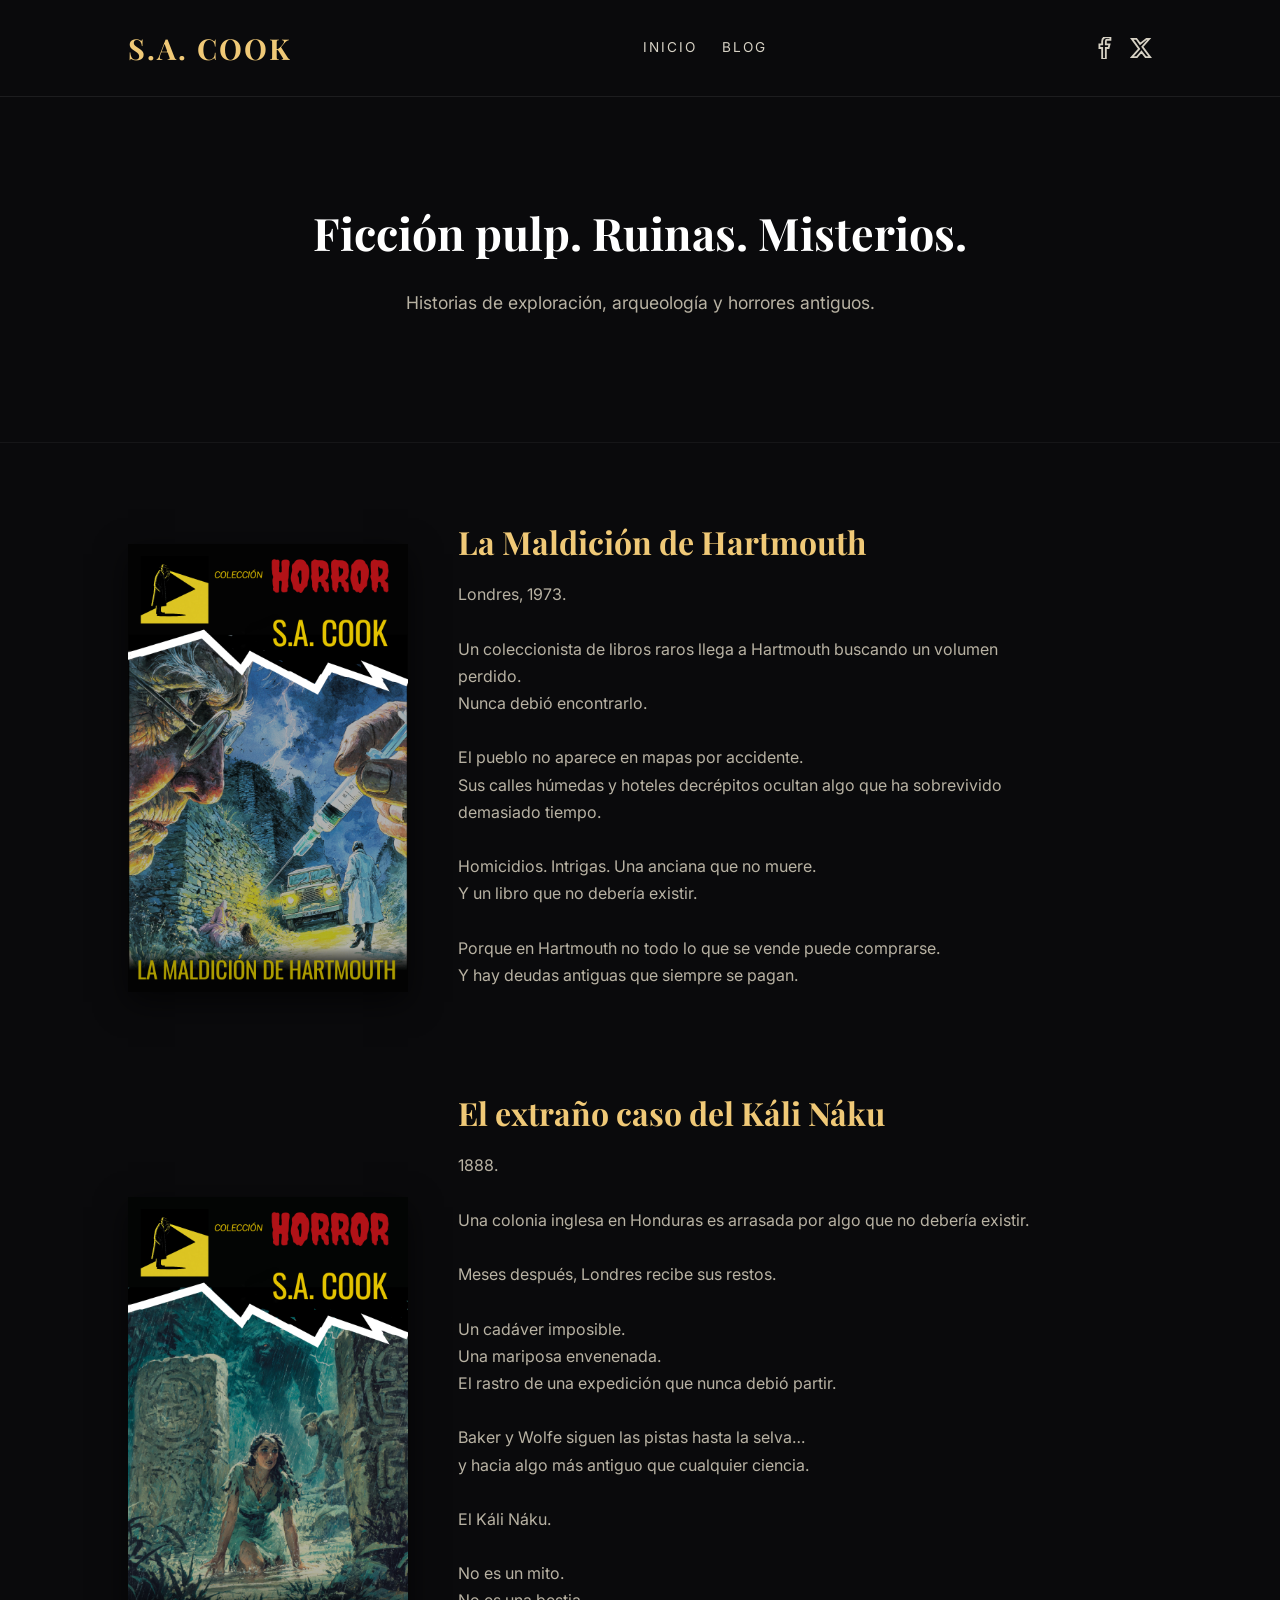
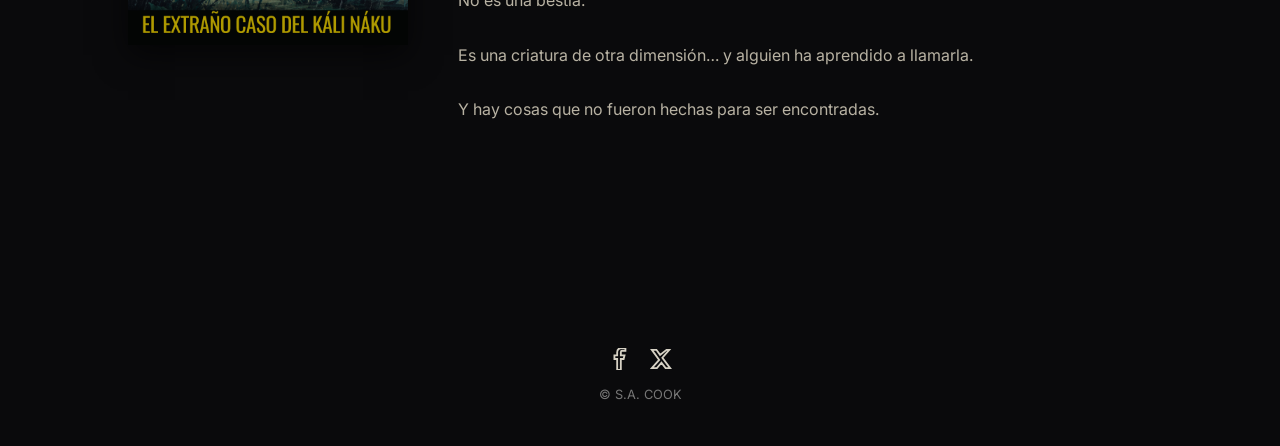
<file: index.html>
<!DOCTYPE html>
<html lang="es">
<script src="https://www.paypal.com/sdk/js?client-id=BAAOdLtDwh9AM7_5yIQuII7P6RVPGeUloXnXGbkznDcj6frPLge4u6zUvKfAN84hY_aZTYlhcTUFWeb48g&components=hosted-buttons&disable-funding=venmo&currency=USD"></script>  
<head>
  <meta charset="UTF-8">
  <title>S.A. COOK</title>
  <meta name="viewport" content="width=device-width, initial-scale=1.0">

  <!-- Fonts -->
  <link href="https://fonts.googleapis.com/css2?family=Playfair+Display:wght@500;700&family=Inter:wght@300;400;600&display=swap" rel="stylesheet">

  <link rel="stylesheet" href="css/styles.css">
</head>

<body>

<header>
  <h1>S.A. COOK</h1>

  <nav>
    <a href="index.html">Inicio</a>
    <a href="blog.html">Blog</a>
  </nav>

  <div class="social-top">

    <a href="https://www.facebook.com/profile.php?id=61585381426960" target="_blank" class="social-icon">
      <svg viewBox="0 0 24 24">
        <path d="M15 3h4V0h-4c-3.3 0-5 2-5 5v3H7v4h3v12h4V12h3l1-4h-4V5c0-1 .3-2 1-2z"/>
      </svg>
    </a>

    <a href="https://x.com/SACookautor" target="_blank" class="social-icon">
      <svg viewBox="0 0 24 24">
        <path d="M18 2h3l-7.5 8.6L22 22h-5l-4.5-6-5 6H2l8-9L2 2h5l4 5.5L18 2z"/>
      </svg>
    </a>

  </div>
</header>

<section class="hero">
  <h2>Ficción pulp. Ruinas. Misterios.</h2>
  <p>Historias de exploración, arqueología y horrores antiguos.</p>
</section>

<section class="books">

<div class="book">
  <img src="assets/images/hartmouth.jpg">

  <div class="book-info">
    <h2>La Maldición de Hartmouth</h2>

    <p>
      Londres, 1973.<br><br>

      Un coleccionista de libros raros llega a Hartmouth buscando un volumen perdido.<br>
      Nunca debió encontrarlo.<br><br>

      El pueblo no aparece en mapas por accidente.<br>
      Sus calles húmedas y hoteles decrépitos ocultan algo que ha sobrevivido demasiado tiempo.<br><br>

      Homicidios. Intrigas. Una anciana que no muere.<br>
      Y un libro que no debería existir.<br><br>

      Porque en Hartmouth no todo lo que se vende puede comprarse.<br>
      Y hay deudas antiguas que siempre se pagan.
    </p>

    <!-- BOTÓN PAYPAL -->
    <div id="paypal-container-96ADF727QPKEU"></div>
    <script>
      paypal.HostedButtons({
        hostedButtonId: "96ADF727QPKEU"
      }).render("#paypal-container-96ADF727QPKEU");
    </script>

  </div>
</div>

<div class="book">
  <img src="assets/images/kali-naku.jpg">

  <div class="book-info">
    <h2>El extraño caso del Káli Náku</h2>

    <p>
      1888.<br><br>

      Una colonia inglesa en Honduras es arrasada por algo que no debería existir.<br><br>

      Meses después, Londres recibe sus restos.<br><br>

      Un cadáver imposible.<br>
      Una mariposa envenenada.<br>
      El rastro de una expedición que nunca debió partir.<br><br>

      Baker y Wolfe siguen las pistas hasta la selva…<br>
      y hacia algo más antiguo que cualquier ciencia.<br><br>

      El Káli Náku.<br><br>

      No es un mito.<br>
      No es una bestia.<br><br>

      Es una criatura de otra dimensión… y alguien ha aprendido a llamarla.<br><br>

      Y hay cosas que no fueron hechas para ser encontradas.
    </p>

    <!-- BOTÓN PAYPAL -->
    <div id="paypal-container-SY7CEHB2H36TW"></div>
    <script>
      paypal.HostedButtons({
        hostedButtonId: "SY7CEHB2H36TW"
      }).render("#paypal-container-SY7CEHB2H36TW");
    </script>

  </div>
</div>

</section>

<footer>

  <div class="social-footer">

    <a href="https://www.facebook.com/profile.php?id=61585381426960" target="_blank" class="social-icon">
      <svg viewBox="0 0 24 24">
        <path d="M15 3h4V0h-4c-3.3 0-5 2-5 5v3H7v4h3v12h4V12h3l1-4h-4V5c0-1 .3-2 1-2z"/>
      </svg>
    </a>

    <a href="https://x.com/SACookautor" target="_blank" class="social-icon">
      <svg viewBox="0 0 24 24">
        <path d="M18 2h3l-7.5 8.6L22 22h-5l-4.5-6-5 6H2l8-9L2 2h5l4 5.5L18 2z"/>
      </svg>
    </a>

  </div>

  <p>© S.A. COOK</p>

</footer>

</body>
</html>
</file>
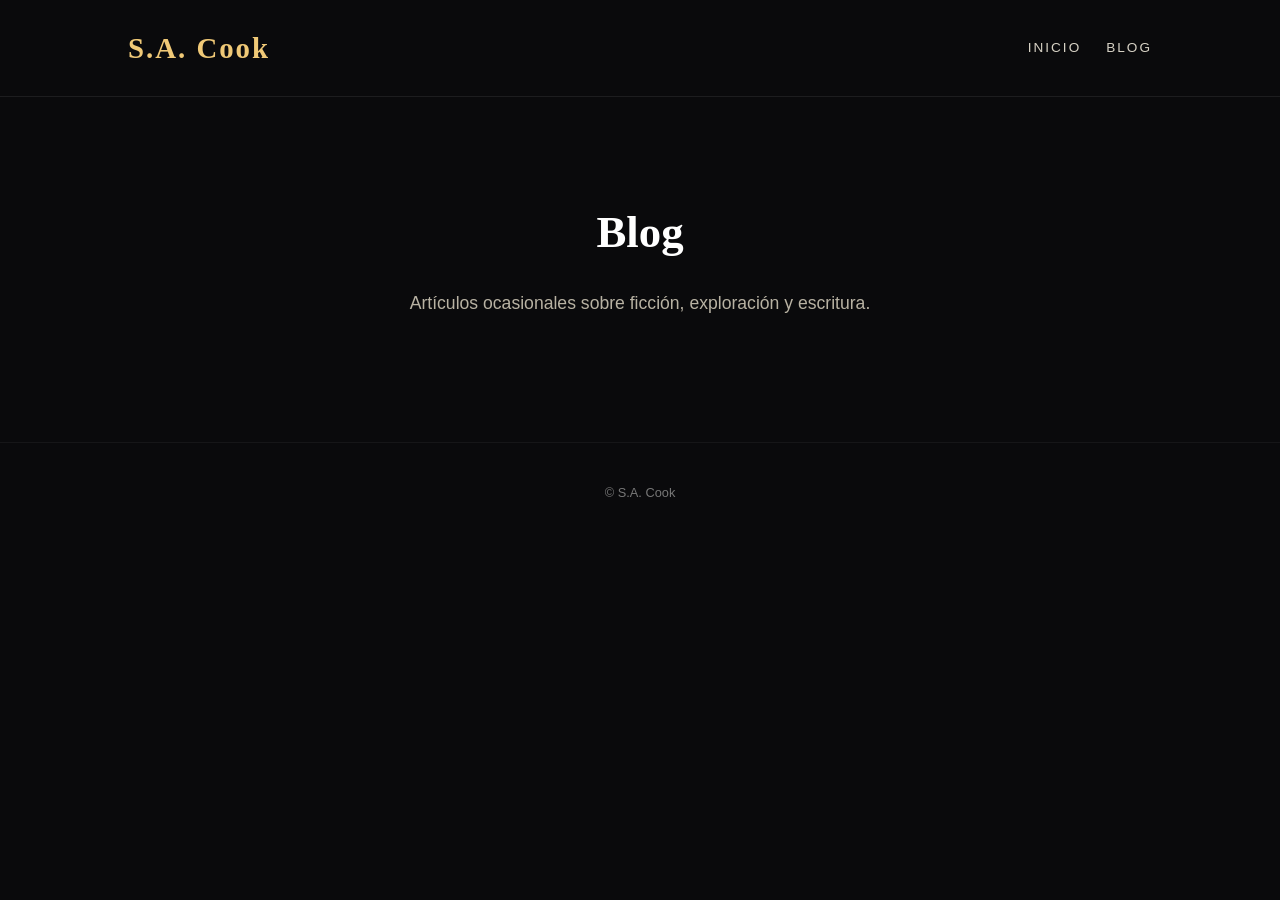
<file: blog.html>
<!DOCTYPE html>
<html>
<head>
  <meta charset="UTF-8">
  <title>Blog - S.A. Cook</title>
  <link rel="stylesheet" href="css/styles.css">
</head>

<body>

<header>
  <h1>S.A. Cook</h1>
  <nav>
    <a href="index.html">Inicio</a>
    <a href="blog.html">Blog</a>
  </nav>
</header>

<section class="hero">
  <h2>Blog</h2>
  <p>Artículos ocasionales sobre ficción, exploración y escritura.</p>
</section>

<footer>
  <p>© S.A. Cook</p>
</footer>

</body>
</html>
</file>
<file: css/styles.css>
/* =========================
   RESET
========================= */
* {
  margin: 0;
  padding: 0;
  box-sizing: border-box;
}

/* =========================
   BASE
========================= */
body {
  background-color: #0a0a0c;
  color: #f5f2eb;
  font-family: 'Inter', sans-serif;
  line-height: 1.6;
}

img {
  max-width: 100%;
  display: block;
}

/* =========================
   HEADER
========================= */
header {
  display: flex;
  justify-content: space-between;
  align-items: center;
  gap: 20px;
  padding: 25px 10%;
  border-bottom: 1px solid rgba(255,255,255,0.08);
}

header h1 {
  font-family: 'Playfair Display', serif;
  font-size: 1.8rem;
  letter-spacing: 2px;
  color: #f0c977;
  white-space: nowrap;
}

/* NAV */
nav {
  display: flex;
  align-items: center;
}

nav a {
  margin-left: 25px;
  text-decoration: none;
  color: #d6d1c4;
  font-size: 0.85rem;
  letter-spacing: 2px;
  text-transform: uppercase;
  transition: all 0.3s ease;
}

nav a:hover {
  color: #f0c977;
}

/* =========================
   HERO GENERAL
========================= */
.hero {
  padding: 100px 10%;
  text-align: center;
  border-bottom: 1px solid rgba(255,255,255,0.05);
}

.hero h2 {
  font-family: 'Playfair Display', serif;
  font-size: 2.8rem;
  margin-bottom: 20px;
  color: #ffffff;
}

.hero p {
  font-size: 1.1rem;
  color: #b8b2a3;
  max-width: 600px;
  margin: 0 auto 25px;
}

/* =========================
   BOTÓN
========================= */
.btn {
  display: inline-block;
  padding: 12px 28px;
  border: 1px solid #f0c977;
  color: #f0c977;
  text-decoration: none;
  letter-spacing: 2px;
  font-size: 0.85rem;
  text-transform: uppercase;
  transition: all 0.3s ease;
}

.btn:hover {
  background-color: #f0c977;
  color: #0a0a0c;
  box-shadow: 0 0 12px rgba(80, 255, 180, 0.6);
}

/* =========================
   LIBROS
========================= */
.books {
  padding: 80px 10%;
}

.book {
  display: flex;
  align-items: center;
  gap: 50px;
  margin-bottom: 80px;
}

.book img {
  width: 280px;
  height: auto;
  box-shadow: 0 10px 30px rgba(0,0,0,0.6);
  flex-shrink: 0;
}

.book-info {
  max-width: 600px;
}

.book-info h2 {
  font-family: 'Playfair Display', serif;
  color: #f0c977;
  margin-bottom: 20px;
  font-size: 2rem;
  line-height: 1.2;
}

.book-info p {
  color: #b8b2a3;
  margin-bottom: 25px;
  line-height: 1.7;
}

/* =========================
   ICONOS
========================= */
.social-top {
  display: flex;
  gap: 15px;
  align-items: center;
}

.social-footer {
  margin-bottom: 15px;
  display: flex;
  justify-content: center;
  gap: 20px;
}

.social-icon {
  display: inline-flex;
}

.social-icon svg {
  width: 22px;
  height: 22px;
  stroke: #d6d1c4;
  fill: none;
  stroke-width: 2;
  transition: all 0.3s ease;
}

.social-icon:hover svg {
  stroke: #f0c977;
  transform: scale(1.15);
  filter: drop-shadow(0 0 8px rgba(80,255,180,0.7));
}

/* =========================
   FOOTER
========================= */
footer {
  text-align: center;
  padding: 40px 0;
  font-size: 0.8rem;
  color: #777;
}

/* =========================
   TABLET
========================= */
@media (max-width: 1024px) {
  header {
    padding: 22px 7%;
  }

  .hero {
    padding: 80px 7%;
  }

  .books {
    padding: 70px 7%;
  }

  .book {
    gap: 35px;
  }

  .book img {
    width: 240px;
  }

  .book-info h2 {
    font-size: 1.8rem;
  }
}

/* =========================
   TABLET / MOBILE HEADER
========================= */
@media (max-width: 820px) {
  header {
    flex-direction: column;
    gap: 18px;
    padding: 22px 6%;
  }

  nav {
    justify-content: center;
    flex-wrap: wrap;
    gap: 14px;
  }

  nav a {
    margin-left: 0;
  }

  .social-top {
    justify-content: center;
  }

  .hero {
    padding: 70px 6%;
  }

  .hero h2 {
    font-size: 2.2rem;
  }

  .hero p {
    font-size: 1rem;
  }

  .books {
    padding: 60px 6%;
  }

  .book {
    flex-direction: column;
    text-align: center;
    gap: 28px;
    margin-bottom: 65px;
  }

  .book img {
    width: 230px;
    margin: 0 auto;
  }

  .book-info {
    max-width: 100%;
  }

  .book-info h2 {
    font-size: 1.8rem;
  }
}

/* =========================
   PHONE
========================= */
@media (max-width: 480px) {
  header {
    padding: 18px 5%;
    gap: 14px;
  }

  header h1 {
    font-size: 1.45rem;
    letter-spacing: 1px;
    text-align: center;
  }

  nav {
    gap: 10px;
  }

  nav a {
    font-size: 0.78rem;
    letter-spacing: 1px;
  }

  .social-top {
    gap: 18px;
  }

  .social-icon svg {
    width: 20px;
    height: 20px;
  }

  .hero {
    padding: 55px 5%;
  }

  .hero h2 {
    font-size: 1.75rem;
    margin-bottom: 16px;
  }

  .hero p {
    font-size: 0.96rem;
    margin-bottom: 18px;
  }

  .books {
    padding: 45px 5%;
  }

  .book {
    gap: 22px;
    margin-bottom: 50px;
  }

  .book img {
    width: 190px;
  }

  .book-info h2 {
    font-size: 1.5rem;
    margin-bottom: 16px;
  }

  .book-info p {
    font-size: 0.95rem;
    line-height: 1.65;
    margin-bottom: 20px;
  }

  .btn {
    width: 100%;
    max-width: 260px;
    padding: 12px 18px;
    font-size: 0.78rem;
    letter-spacing: 1px;
    text-align: center;
  }

  footer {
    padding: 30px 5%;
  }

  .social-footer {
    gap: 18px;
    margin-bottom: 12px;
  }
}
</file>
